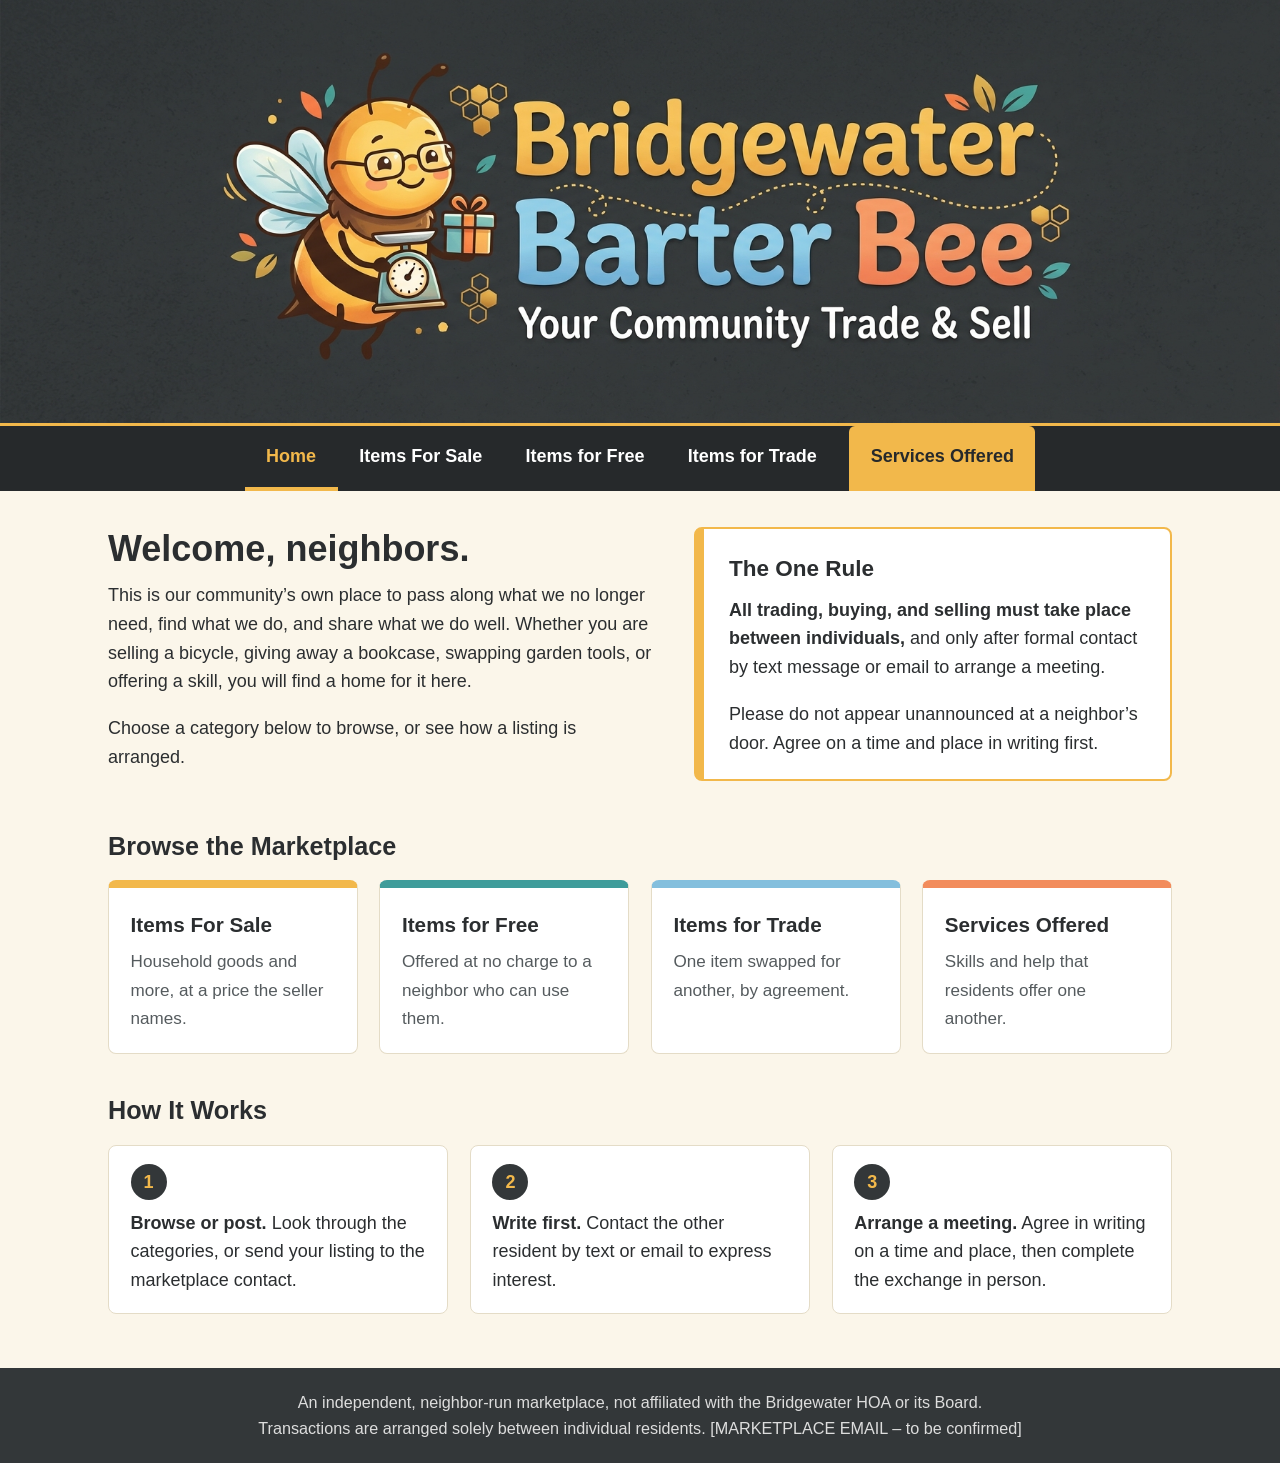
<file: index.html>
<!DOCTYPE html>
<html lang="en">
<head>
<meta charset="utf-8">
<meta name="viewport" content="width=device-width, initial-scale=1">
<title>Home | Bridgewater Barter Bee</title>
<link rel="stylesheet" href="styles.css">
</head>
<body>
<header class="banner"><a href="index.html"><img src="images/banner.jpg" alt="Bridgewater Barter Bee – Your Community Trade &amp; Sell"></a></header>
<nav class="nav" aria-label="Main"><ul><li><a href="index.html" aria-current="page">Home</a></li><li><a href="for-sale.html">Items For Sale</a></li><li><a href="free.html">Items for Free</a></li><li><a href="trade.html">Items for Trade</a></li><li><a href="services.html">Services Offered</a></li></ul></nav>
<main>
<div class="intro">
<div>
<h1>Welcome, neighbors.</h1>
<p>This is our community’s own place to pass along what we no longer need, find what we do, and share what we do well. Whether you are selling a bicycle, giving away a bookcase, swapping garden tools, or offering a skill, you will find a home for it here.</p>
<p>Choose a category below to browse, or see how a listing is arranged.</p>
</div>
<div class="rule">
<h2>The One Rule</h2>
<p><strong>All trading, buying, and selling must take place between individuals,</strong> and only after formal contact by text message or email to arrange a meeting.</p>
<p>Please do not appear unannounced at a neighbor’s door. Agree on a time and place in writing first.</p>
</div>
</div>
<h2>Browse the Marketplace</h2>
<div class="grid tiles">
<a class="tile" href="for-sale.html"><strong>Items For Sale</strong><span>Household goods and more, at a price the seller names.</span></a>
<a class="tile teal" href="free.html"><strong>Items for Free</strong><span>Offered at no charge to a neighbor who can use them.</span></a>
<a class="tile blue" href="trade.html"><strong>Items for Trade</strong><span>One item swapped for another, by agreement.</span></a>
<a class="tile coral" href="services.html"><strong>Services Offered</strong><span>Skills and help that residents offer one another.</span></a>
</div>
<h2>How It Works</h2>
<ol class="steps">
<li><strong>Browse or post.</strong> Look through the categories, or send your listing to the marketplace contact.</li>
<li><strong>Write first.</strong> Contact the other resident by text or email to express interest.</li>
<li><strong>Arrange a meeting.</strong> Agree in writing on a time and place, then complete the exchange in person.</li>
</ol>
</main>
<footer>An independent, neighbor-run marketplace, not affiliated with the Bridgewater HOA or its Board.<br>Transactions are arranged solely between individual residents. [MARKETPLACE EMAIL – to be confirmed]</footer>
</body>
</html>
</file>
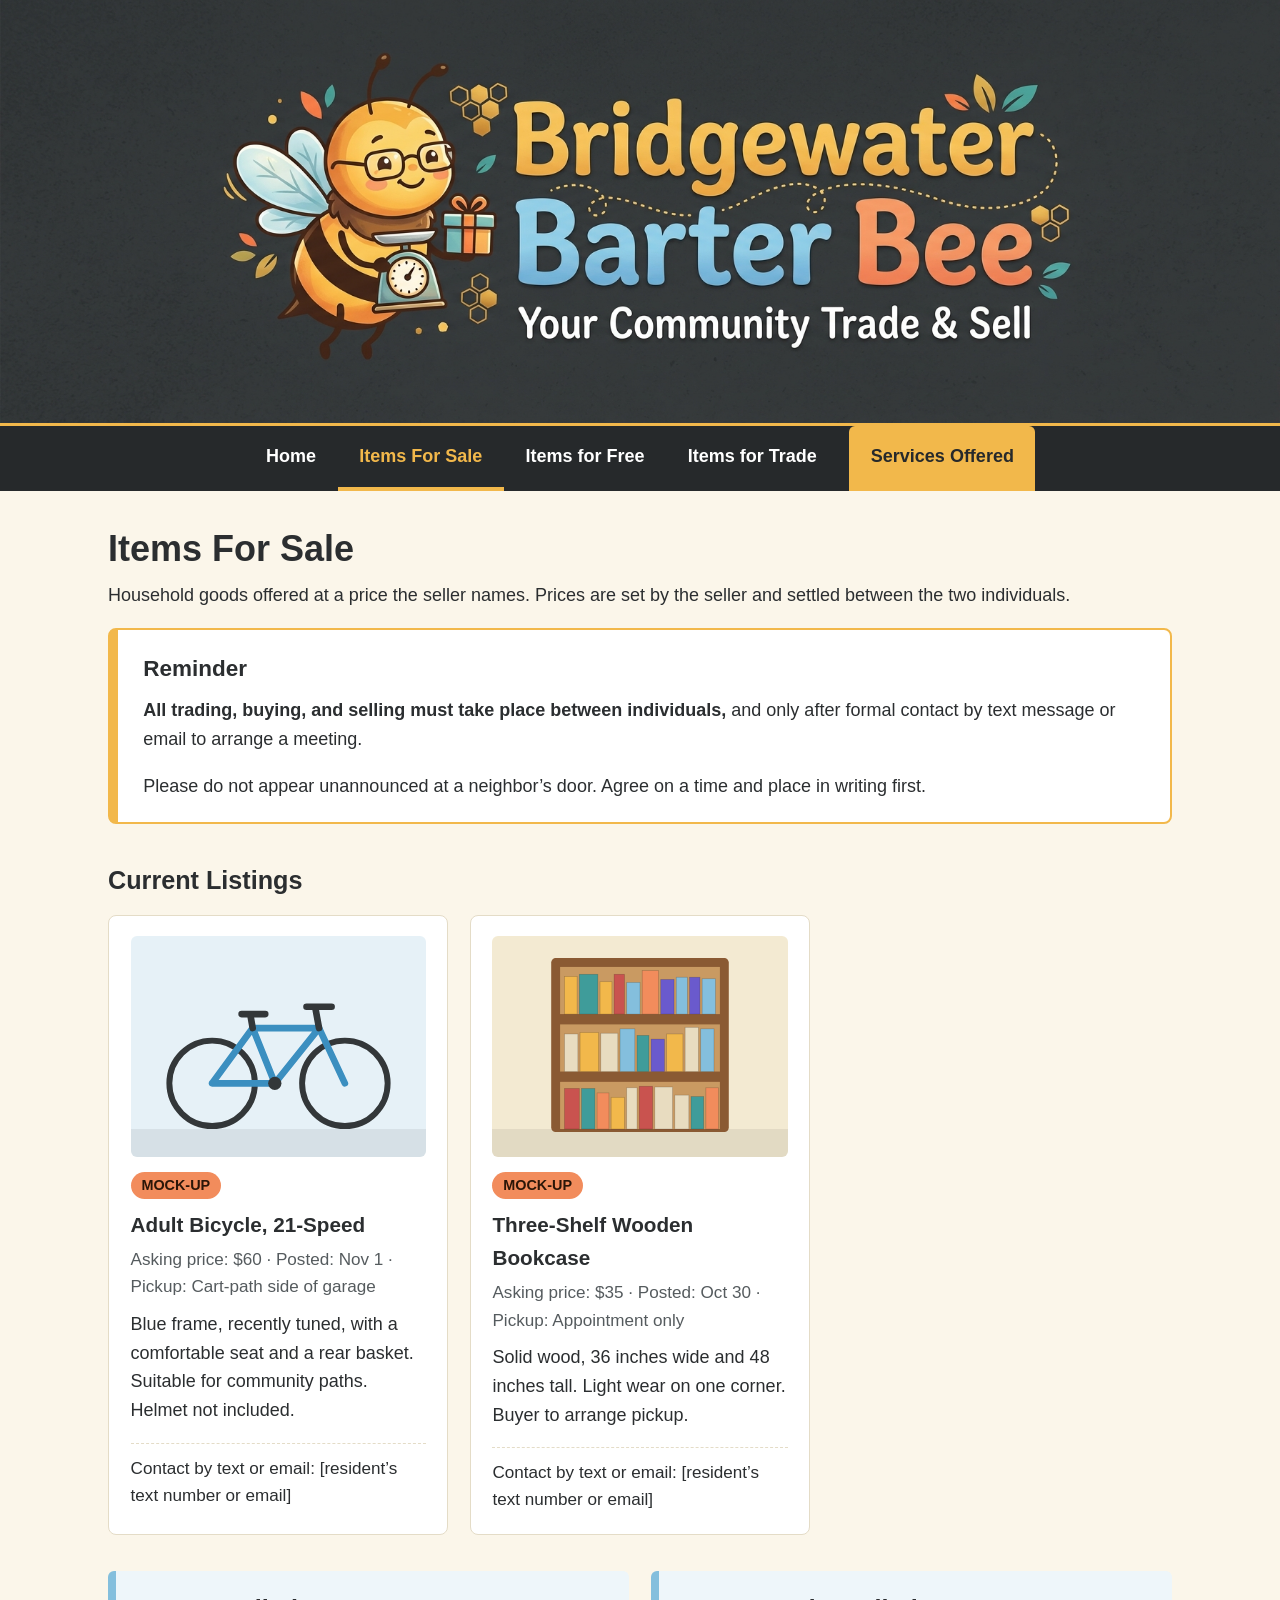
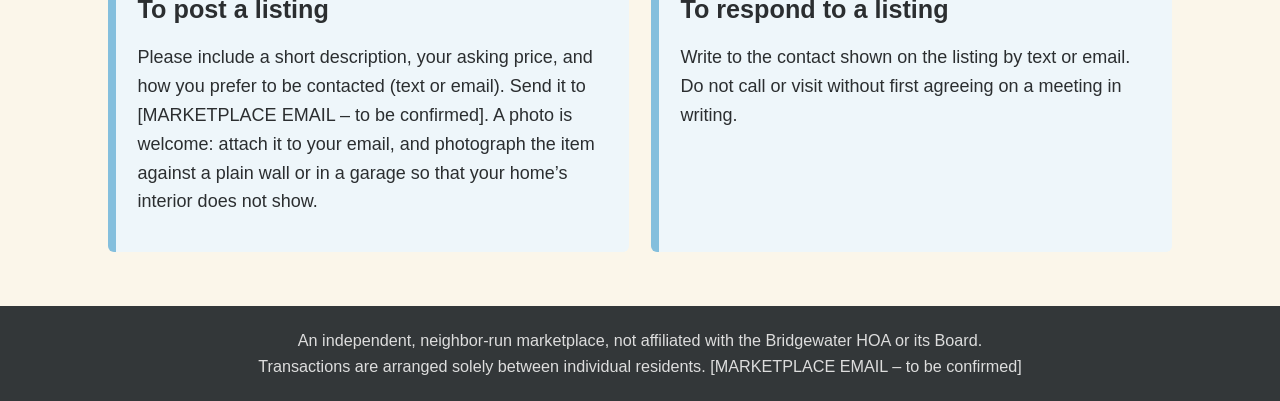
<file: for-sale.html>
<!DOCTYPE html>
<html lang="en">
<head>
<meta charset="utf-8">
<meta name="viewport" content="width=device-width, initial-scale=1">
<title>Items For Sale | Bridgewater Barter Bee</title>
<link rel="stylesheet" href="styles.css">
</head>
<body>
<header class="banner"><a href="index.html"><img src="images/banner.jpg" alt="Bridgewater Barter Bee – Your Community Trade &amp; Sell"></a></header>
<nav class="nav" aria-label="Main"><ul><li><a href="index.html">Home</a></li><li><a href="for-sale.html" aria-current="page">Items For Sale</a></li><li><a href="free.html">Items for Free</a></li><li><a href="trade.html">Items for Trade</a></li><li><a href="services.html">Services Offered</a></li></ul></nav>
<main>
<h1>Items For Sale</h1>
<p>Household goods offered at a price the seller names. Prices are set by the seller and settled between the two individuals.</p>
<div class="rule">
<h2>Reminder</h2>
<p><strong>All trading, buying, and selling must take place between individuals,</strong> and only after formal contact by text message or email to arrange a meeting.</p>
<p>Please do not appear unannounced at a neighbor’s door. Agree on a time and place in writing first.</p>
</div>
<h2>Current Listings</h2>
<div class="grid">
<!-- Copy this whole <article> block to add a listing. To replace the illustration with a real photo, change the src below. -->
<article class="card">
<img class="photo" src="images/mock-bicycle.svg" alt="Illustration of a blue bicycle">
<span class="badge">MOCK-UP</span>
<h3>Adult Bicycle, 21-Speed</h3>
<div class="meta">Asking price: $60 · Posted: Nov 1 · Pickup: Cart-path side of garage</div>
<p>Blue frame, recently tuned, with a comfortable seat and a rear basket. Suitable for community paths. Helmet not included.</p>
<div class="contact">Contact by text or email: [resident’s text number or email]</div>
</article>
<!-- Copy this whole <article> block to add a listing. To replace the illustration with a real photo, change the src below. -->
<article class="card">
<img class="photo" src="images/mock-bookcase.svg" alt="Illustration of a wooden bookcase full of books">
<span class="badge">MOCK-UP</span>
<h3>Three-Shelf Wooden Bookcase</h3>
<div class="meta">Asking price: $35 · Posted: Oct 30 · Pickup: Appointment only</div>
<p>Solid wood, 36 inches wide and 48 inches tall. Light wear on one corner. Buyer to arrange pickup.</p>
<div class="contact">Contact by text or email: [resident’s text number or email]</div>
</article>
</div>
<div class="howto">
<div class="note"><h2>To post a listing</h2>
<p>Please include a short description, your asking price, and how you prefer to be contacted (text or email). Send it to [MARKETPLACE EMAIL – to be confirmed]. A photo is welcome: attach it to your email, and photograph the item against a plain wall or in a garage so that your home’s interior does not show.</p></div>
<div class="note"><h2>To respond to a listing</h2>
<p>Write to the contact shown on the listing by text or email. Do not call or visit without first agreeing on a meeting in writing.</p></div>
</div>
</main>
<footer>An independent, neighbor-run marketplace, not affiliated with the Bridgewater HOA or its Board.<br>Transactions are arranged solely between individual residents. [MARKETPLACE EMAIL – to be confirmed]</footer>
</body>
</html>
</file>
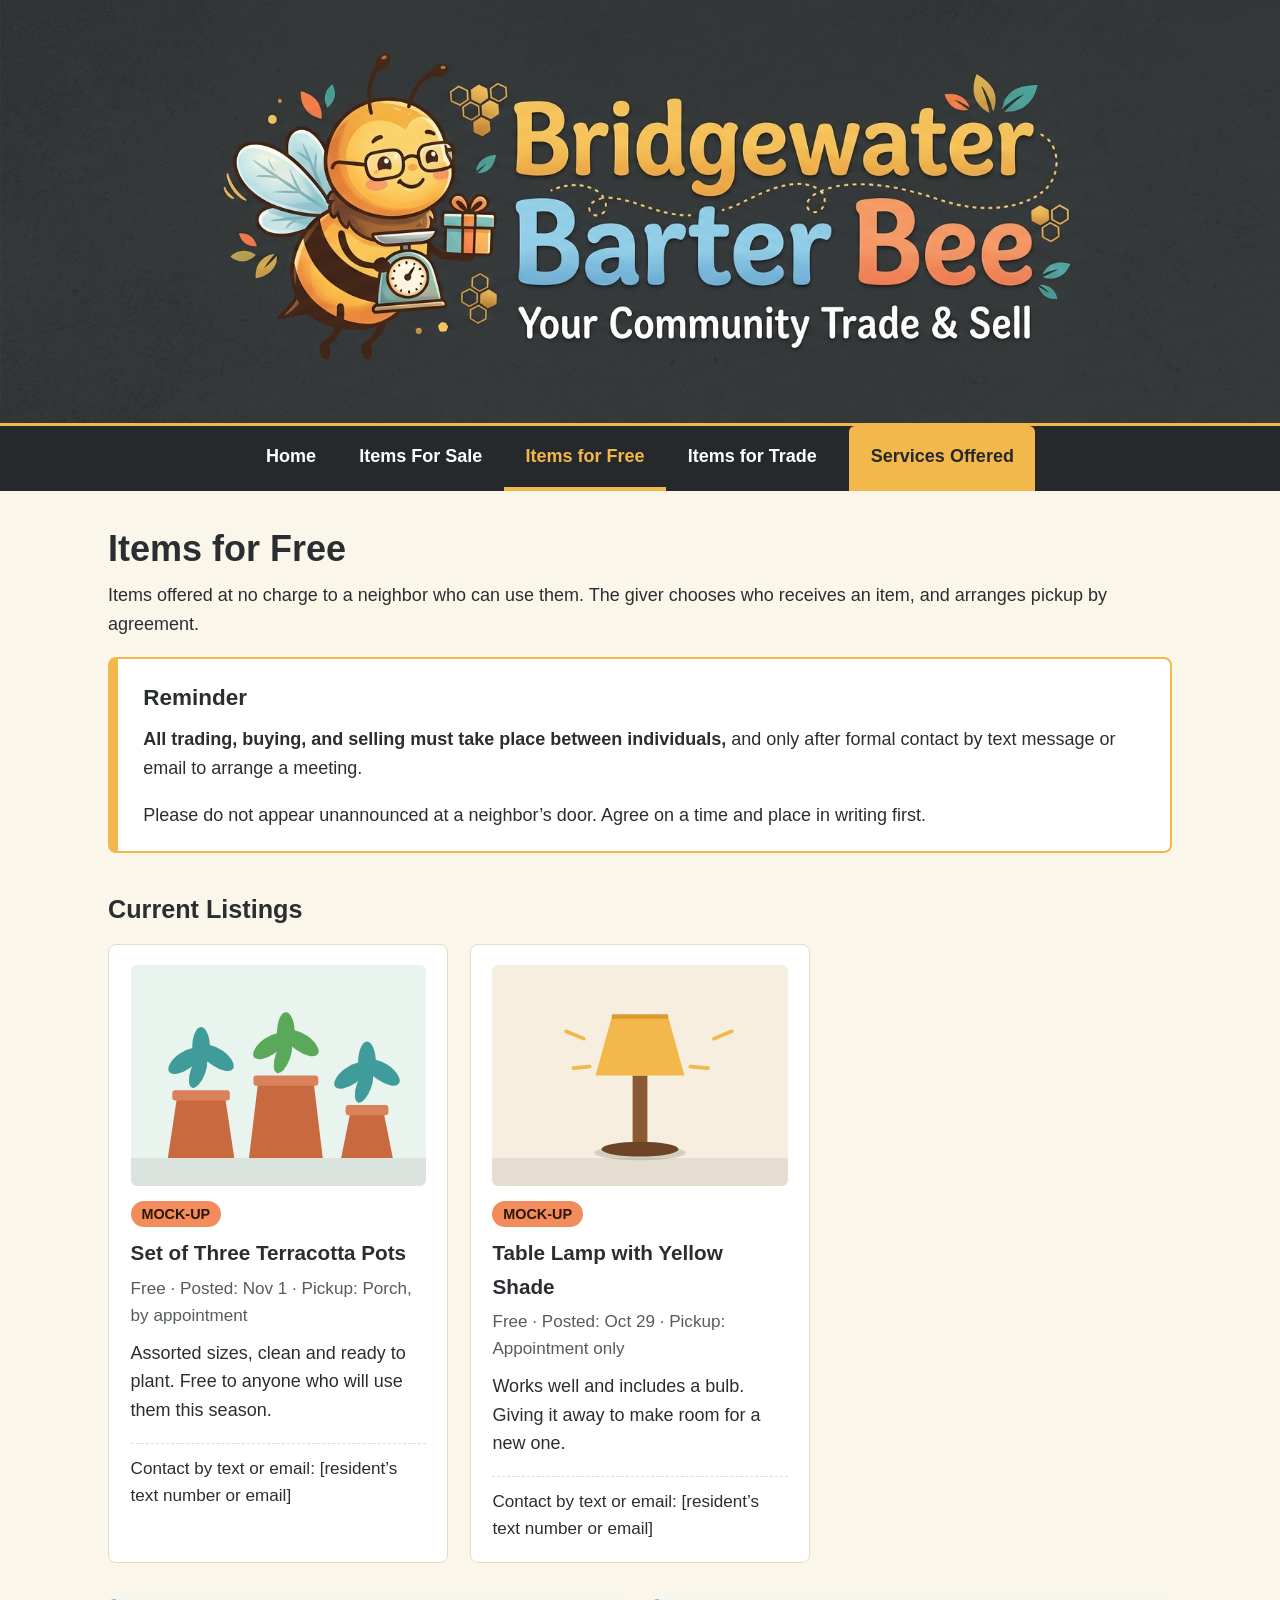
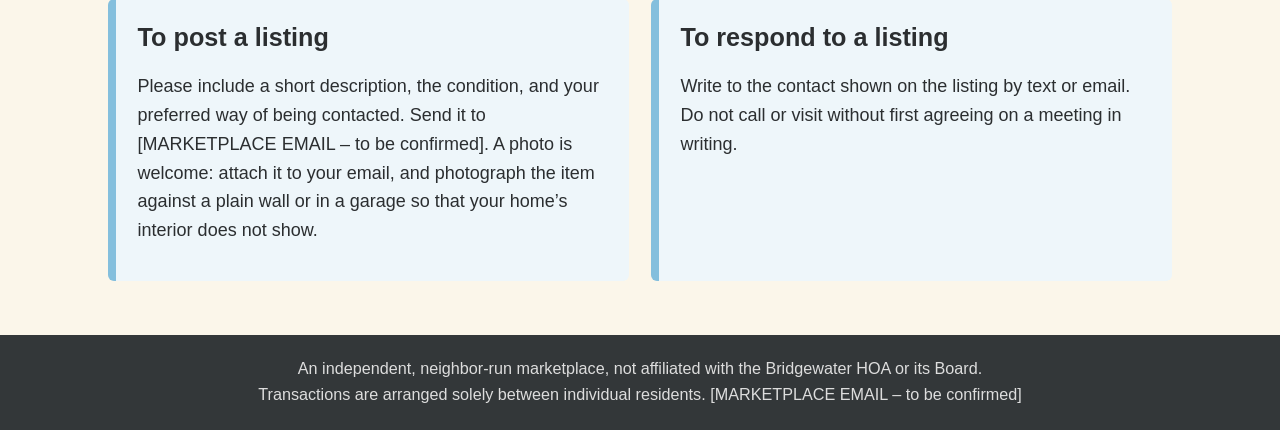
<file: free.html>
<!DOCTYPE html>
<html lang="en">
<head>
<meta charset="utf-8">
<meta name="viewport" content="width=device-width, initial-scale=1">
<title>Items for Free | Bridgewater Barter Bee</title>
<link rel="stylesheet" href="styles.css">
</head>
<body>
<header class="banner"><a href="index.html"><img src="images/banner.jpg" alt="Bridgewater Barter Bee – Your Community Trade &amp; Sell"></a></header>
<nav class="nav" aria-label="Main"><ul><li><a href="index.html">Home</a></li><li><a href="for-sale.html">Items For Sale</a></li><li><a href="free.html" aria-current="page">Items for Free</a></li><li><a href="trade.html">Items for Trade</a></li><li><a href="services.html">Services Offered</a></li></ul></nav>
<main>
<h1>Items for Free</h1>
<p>Items offered at no charge to a neighbor who can use them. The giver chooses who receives an item, and arranges pickup by agreement.</p>
<div class="rule">
<h2>Reminder</h2>
<p><strong>All trading, buying, and selling must take place between individuals,</strong> and only after formal contact by text message or email to arrange a meeting.</p>
<p>Please do not appear unannounced at a neighbor’s door. Agree on a time and place in writing first.</p>
</div>
<h2>Current Listings</h2>
<div class="grid">
<!-- Copy this whole <article> block to add a listing. To replace the illustration with a real photo, change the src below. -->
<article class="card">
<img class="photo" src="images/mock-pots.svg" alt="Illustration of three terracotta flower pots with green plants">
<span class="badge">MOCK-UP</span>
<h3>Set of Three Terracotta Pots</h3>
<div class="meta">Free · Posted: Nov 1 · Pickup: Porch, by appointment</div>
<p>Assorted sizes, clean and ready to plant. Free to anyone who will use them this season.</p>
<div class="contact">Contact by text or email: [resident’s text number or email]</div>
</article>
<!-- Copy this whole <article> block to add a listing. To replace the illustration with a real photo, change the src below. -->
<article class="card">
<img class="photo" src="images/mock-lamp.svg" alt="Illustration of a table lamp with a yellow shade">
<span class="badge">MOCK-UP</span>
<h3>Table Lamp with Yellow Shade</h3>
<div class="meta">Free · Posted: Oct 29 · Pickup: Appointment only</div>
<p>Works well and includes a bulb. Giving it away to make room for a new one.</p>
<div class="contact">Contact by text or email: [resident’s text number or email]</div>
</article>
</div>
<div class="howto">
<div class="note"><h2>To post a listing</h2>
<p>Please include a short description, the condition, and your preferred way of being contacted. Send it to [MARKETPLACE EMAIL – to be confirmed]. A photo is welcome: attach it to your email, and photograph the item against a plain wall or in a garage so that your home’s interior does not show.</p></div>
<div class="note"><h2>To respond to a listing</h2>
<p>Write to the contact shown on the listing by text or email. Do not call or visit without first agreeing on a meeting in writing.</p></div>
</div>
</main>
<footer>An independent, neighbor-run marketplace, not affiliated with the Bridgewater HOA or its Board.<br>Transactions are arranged solely between individual residents. [MARKETPLACE EMAIL – to be confirmed]</footer>
</body>
</html>
</file>
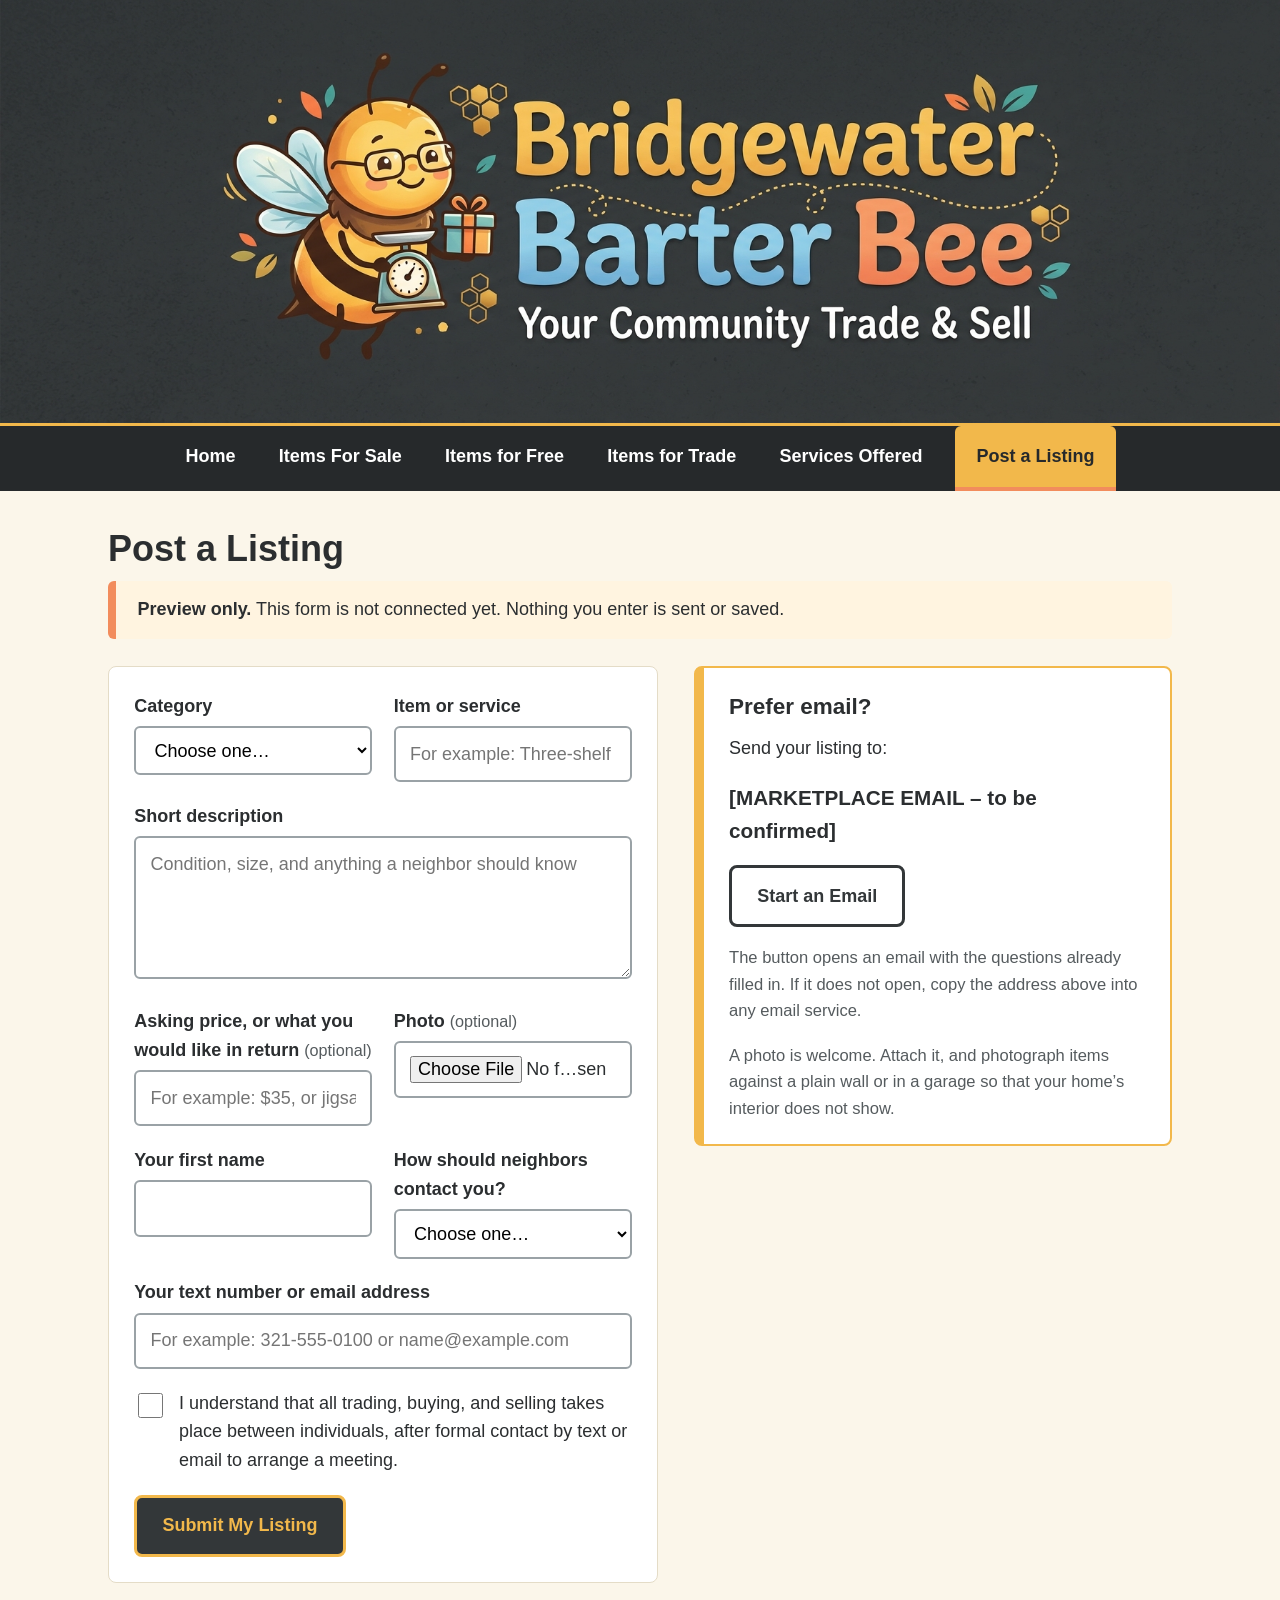
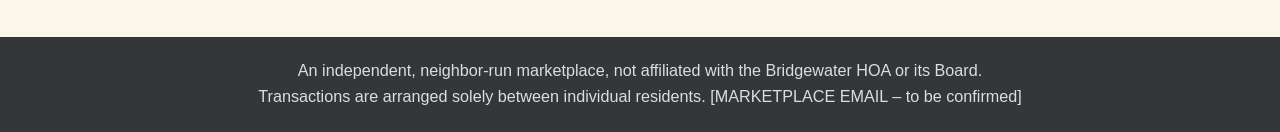
<file: post.html>
<!DOCTYPE html>
<html lang="en">
<head>
<meta charset="utf-8">
<meta name="viewport" content="width=device-width, initial-scale=1">
<title>Post a Listing | Bridgewater Barter Bee</title>
<link rel="stylesheet" href="styles.css">
</head>
<body>
<header class="banner"><a href="index.html"><img src="images/banner.jpg" alt="Bridgewater Barter Bee – Your Community Trade &amp; Sell"></a></header>
<nav class="nav" aria-label="Main"><ul><li><a href="index.html">Home</a></li><li><a href="for-sale.html">Items For Sale</a></li><li><a href="free.html">Items for Free</a></li><li><a href="trade.html">Items for Trade</a></li><li><a href="services.html">Services Offered</a></li><li><a href="post.html" aria-current="page">Post a Listing</a></li></ul></nav>
<main>
<h1>Post a Listing</h1>
<div class="notice" role="note"><strong>Preview only.</strong> This form is not connected yet. Nothing you enter is sent or saved.</div>
<div class="intro">
<form id="postform" class="postform">
<div class="grid2">
<div class="field"><label for="cat">Category</label>
<select id="cat" required><option value="">Choose one…</option><option>Items For Sale</option><option>Items for Free</option><option>Items for Trade</option><option>Services Offered</option></select></div>
<div class="field"><label for="title">Item or service</label><input id="title" type="text" required placeholder="For example: Three-shelf bookcase"></div>
</div>
<div class="field"><label for="desc">Short description</label><textarea id="desc" rows="4" required placeholder="Condition, size, and anything a neighbor should know"></textarea></div>
<div class="grid2">
<div class="field"><label for="price">Asking price, or what you would like in return <span class="opt">(optional)</span></label><input id="price" type="text" placeholder="For example: $35, or jigsaw puzzles"></div>
<div class="field"><label for="photo">Photo <span class="opt">(optional)</span></label><input id="photo" type="file" accept="image/*"></div>
</div>
<div class="grid2">
<div class="field"><label for="name">Your first name</label><input id="name" type="text" required autocomplete="given-name"></div>
<div class="field"><label for="how">How should neighbors contact you?</label>
<select id="how" required><option value="">Choose one…</option><option>Text message</option><option>Email</option></select></div>
</div>
<div class="field"><label for="contact">Your text number or email address</label><input id="contact" type="text" required placeholder="For example: 321-555-0100 or name@example.com"></div>
<div class="field check"><input id="agree" type="checkbox" required><label for="agree">I understand that all trading, buying, and selling takes place between individuals, after formal contact by text or email to arrange a meeting.</label></div>
<button class="button" type="submit">Submit My Listing</button>
<p id="preview-result" class="result" role="status" hidden><strong>Preview only:</strong> nothing was sent. At launch, this button will deliver your listing to the marketplace moderator.</p>
</form>
<aside>
<div class="rule"><h2>Prefer email?</h2>
<p>Send your listing to:</p>
<p class="addr">[MARKETPLACE EMAIL – to be confirmed]</p>
<p><a class="button alt" href="mailto:?subject=Barter%20Bee%20listing&amp;body=Category%3A%20%0AItem%20or%20service%3A%20%0AShort%20description%3A%20%0AAsking%20price%20or%20what%20you%20would%20like%20in%20return%3A%20%0AYour%20first%20name%3A%20%0AHow%20neighbors%20should%20contact%20you%3A%20">Start an Email</a></p>
<p class="small">The button opens an email with the questions already filled in. If it does not open, copy the address above into any email service.</p>
<p class="small">A photo is welcome. Attach it, and photograph items against a plain wall or in a garage so that your home’s interior does not show.</p>
</div>
</aside>
</div>
<script>
document.getElementById("postform").addEventListener("submit",function(e){e.preventDefault();var r=document.getElementById("preview-result");r.hidden=false;r.scrollIntoView({behavior:"smooth",block:"center"});});
</script>
</main>
<footer>An independent, neighbor-run marketplace, not affiliated with the Bridgewater HOA or its Board.<br>Transactions are arranged solely between individual residents. [MARKETPLACE EMAIL – to be confirmed]</footer>
</body>
</html>
</file>
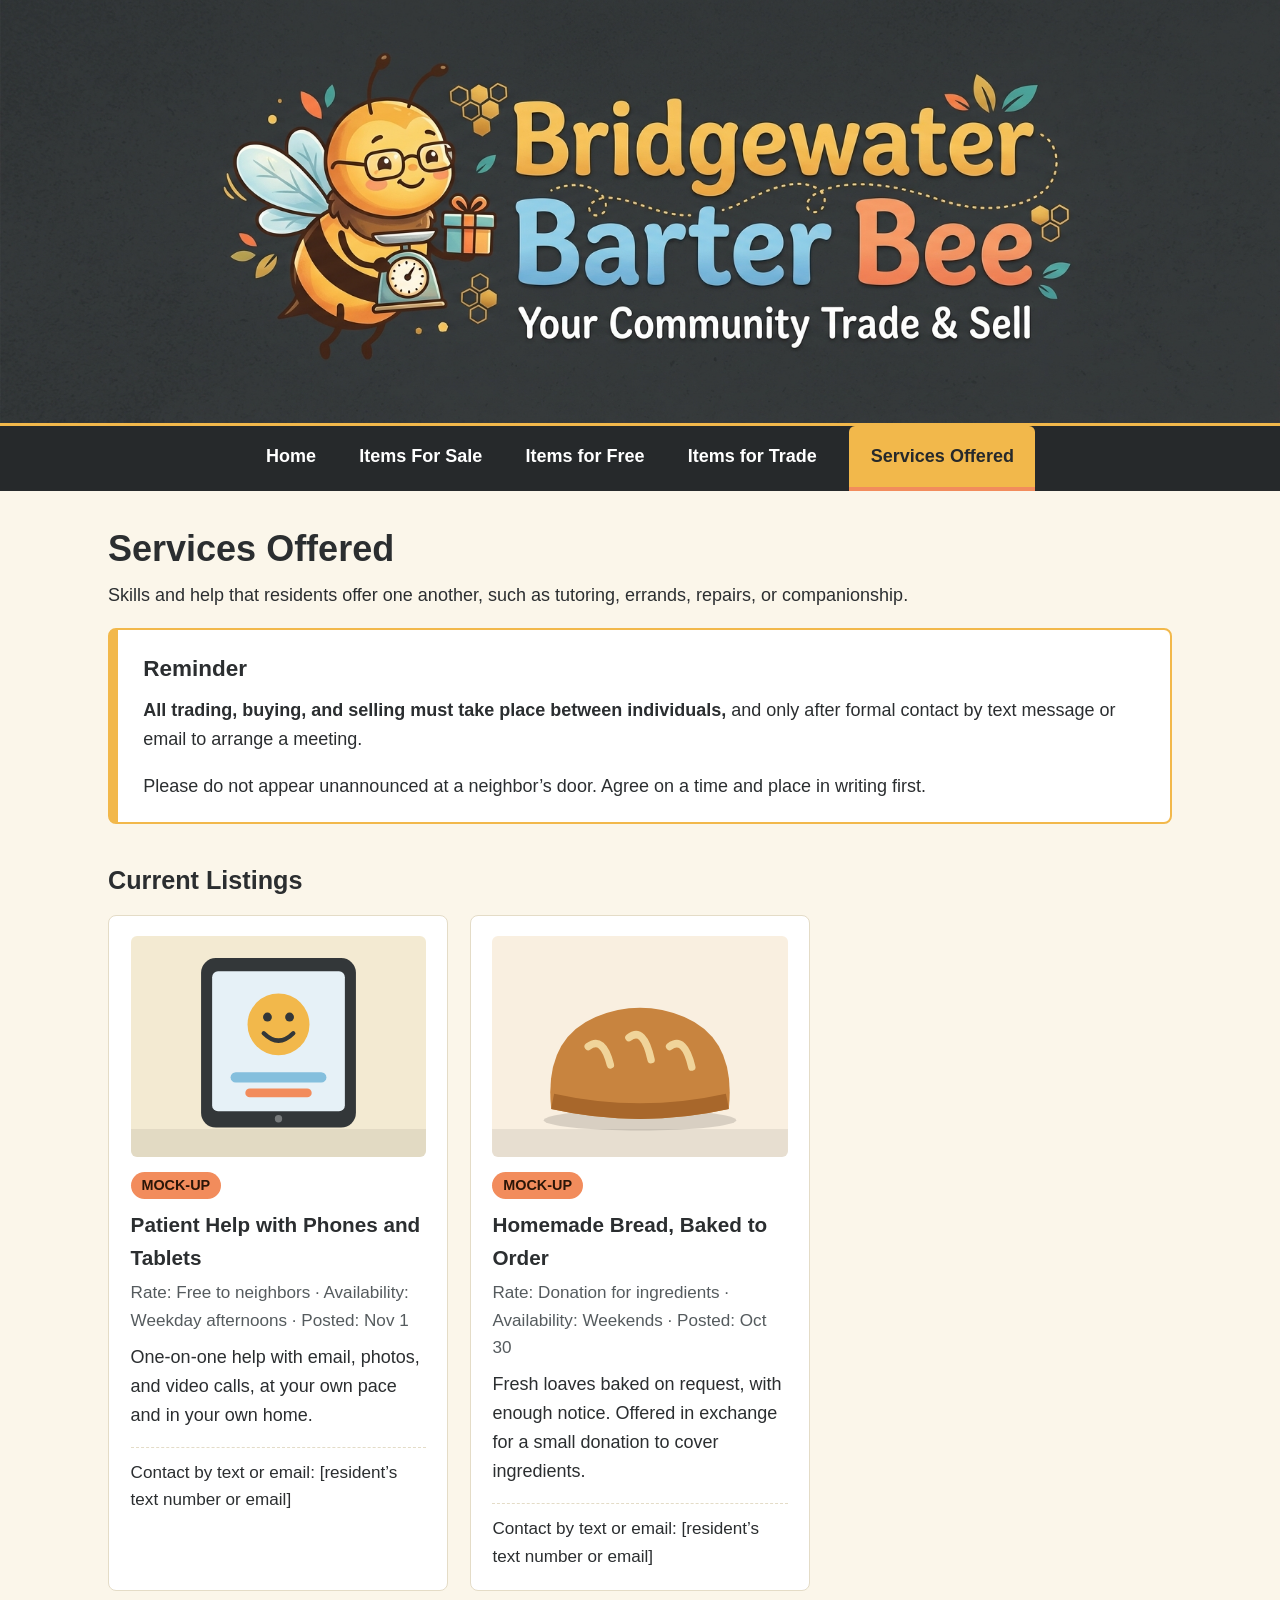
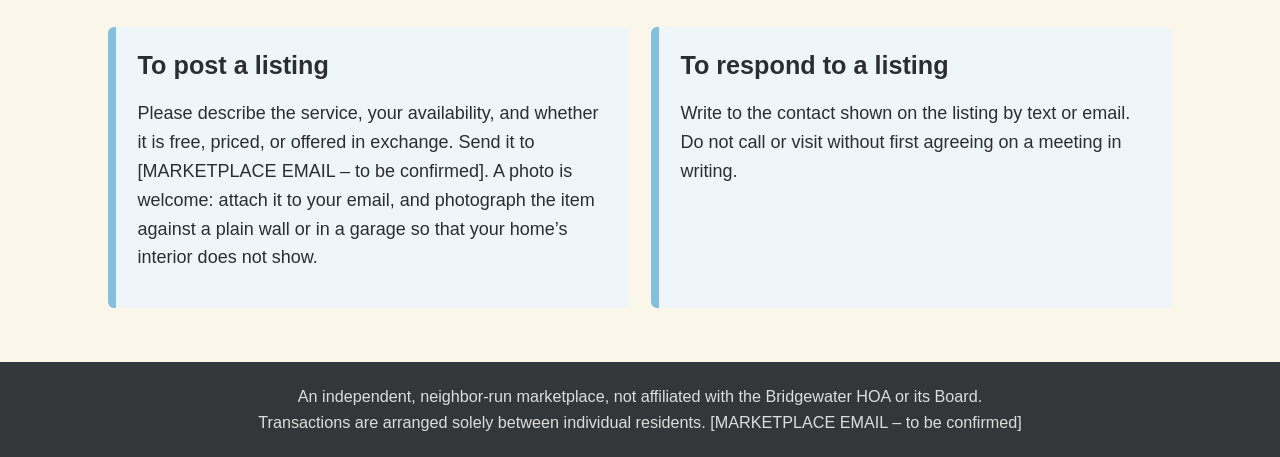
<file: services.html>
<!DOCTYPE html>
<html lang="en">
<head>
<meta charset="utf-8">
<meta name="viewport" content="width=device-width, initial-scale=1">
<title>Services Offered | Bridgewater Barter Bee</title>
<link rel="stylesheet" href="styles.css">
</head>
<body>
<header class="banner"><a href="index.html"><img src="images/banner.jpg" alt="Bridgewater Barter Bee – Your Community Trade &amp; Sell"></a></header>
<nav class="nav" aria-label="Main"><ul><li><a href="index.html">Home</a></li><li><a href="for-sale.html">Items For Sale</a></li><li><a href="free.html">Items for Free</a></li><li><a href="trade.html">Items for Trade</a></li><li><a href="services.html" aria-current="page">Services Offered</a></li></ul></nav>
<main>
<h1>Services Offered</h1>
<p>Skills and help that residents offer one another, such as tutoring, errands, repairs, or companionship.</p>
<div class="rule">
<h2>Reminder</h2>
<p><strong>All trading, buying, and selling must take place between individuals,</strong> and only after formal contact by text message or email to arrange a meeting.</p>
<p>Please do not appear unannounced at a neighbor’s door. Agree on a time and place in writing first.</p>
</div>
<h2>Current Listings</h2>
<div class="grid">
<!-- Copy this whole <article> block to add a listing. To replace the illustration with a real photo, change the src below. -->
<article class="card">
<img class="photo" src="images/mock-tech.svg" alt="Illustration of a tablet showing a smiling face">
<span class="badge">MOCK-UP</span>
<h3>Patient Help with Phones and Tablets</h3>
<div class="meta">Rate: Free to neighbors · Availability: Weekday afternoons · Posted: Nov 1</div>
<p>One-on-one help with email, photos, and video calls, at your own pace and in your own home.</p>
<div class="contact">Contact by text or email: [resident’s text number or email]</div>
</article>
<!-- Copy this whole <article> block to add a listing. To replace the illustration with a real photo, change the src below. -->
<article class="card">
<img class="photo" src="images/mock-bread.svg" alt="Illustration of a loaf of freshly baked bread">
<span class="badge">MOCK-UP</span>
<h3>Homemade Bread, Baked to Order</h3>
<div class="meta">Rate: Donation for ingredients · Availability: Weekends · Posted: Oct 30</div>
<p>Fresh loaves baked on request, with enough notice. Offered in exchange for a small donation to cover ingredients.</p>
<div class="contact">Contact by text or email: [resident’s text number or email]</div>
</article>
</div>
<div class="howto">
<div class="note"><h2>To post a listing</h2>
<p>Please describe the service, your availability, and whether it is free, priced, or offered in exchange. Send it to [MARKETPLACE EMAIL – to be confirmed]. A photo is welcome: attach it to your email, and photograph the item against a plain wall or in a garage so that your home’s interior does not show.</p></div>
<div class="note"><h2>To respond to a listing</h2>
<p>Write to the contact shown on the listing by text or email. Do not call or visit without first agreeing on a meeting in writing.</p></div>
</div>
</main>
<footer>An independent, neighbor-run marketplace, not affiliated with the Bridgewater HOA or its Board.<br>Transactions are arranged solely between individual residents. [MARKETPLACE EMAIL – to be confirmed]</footer>
</body>
</html>
</file>
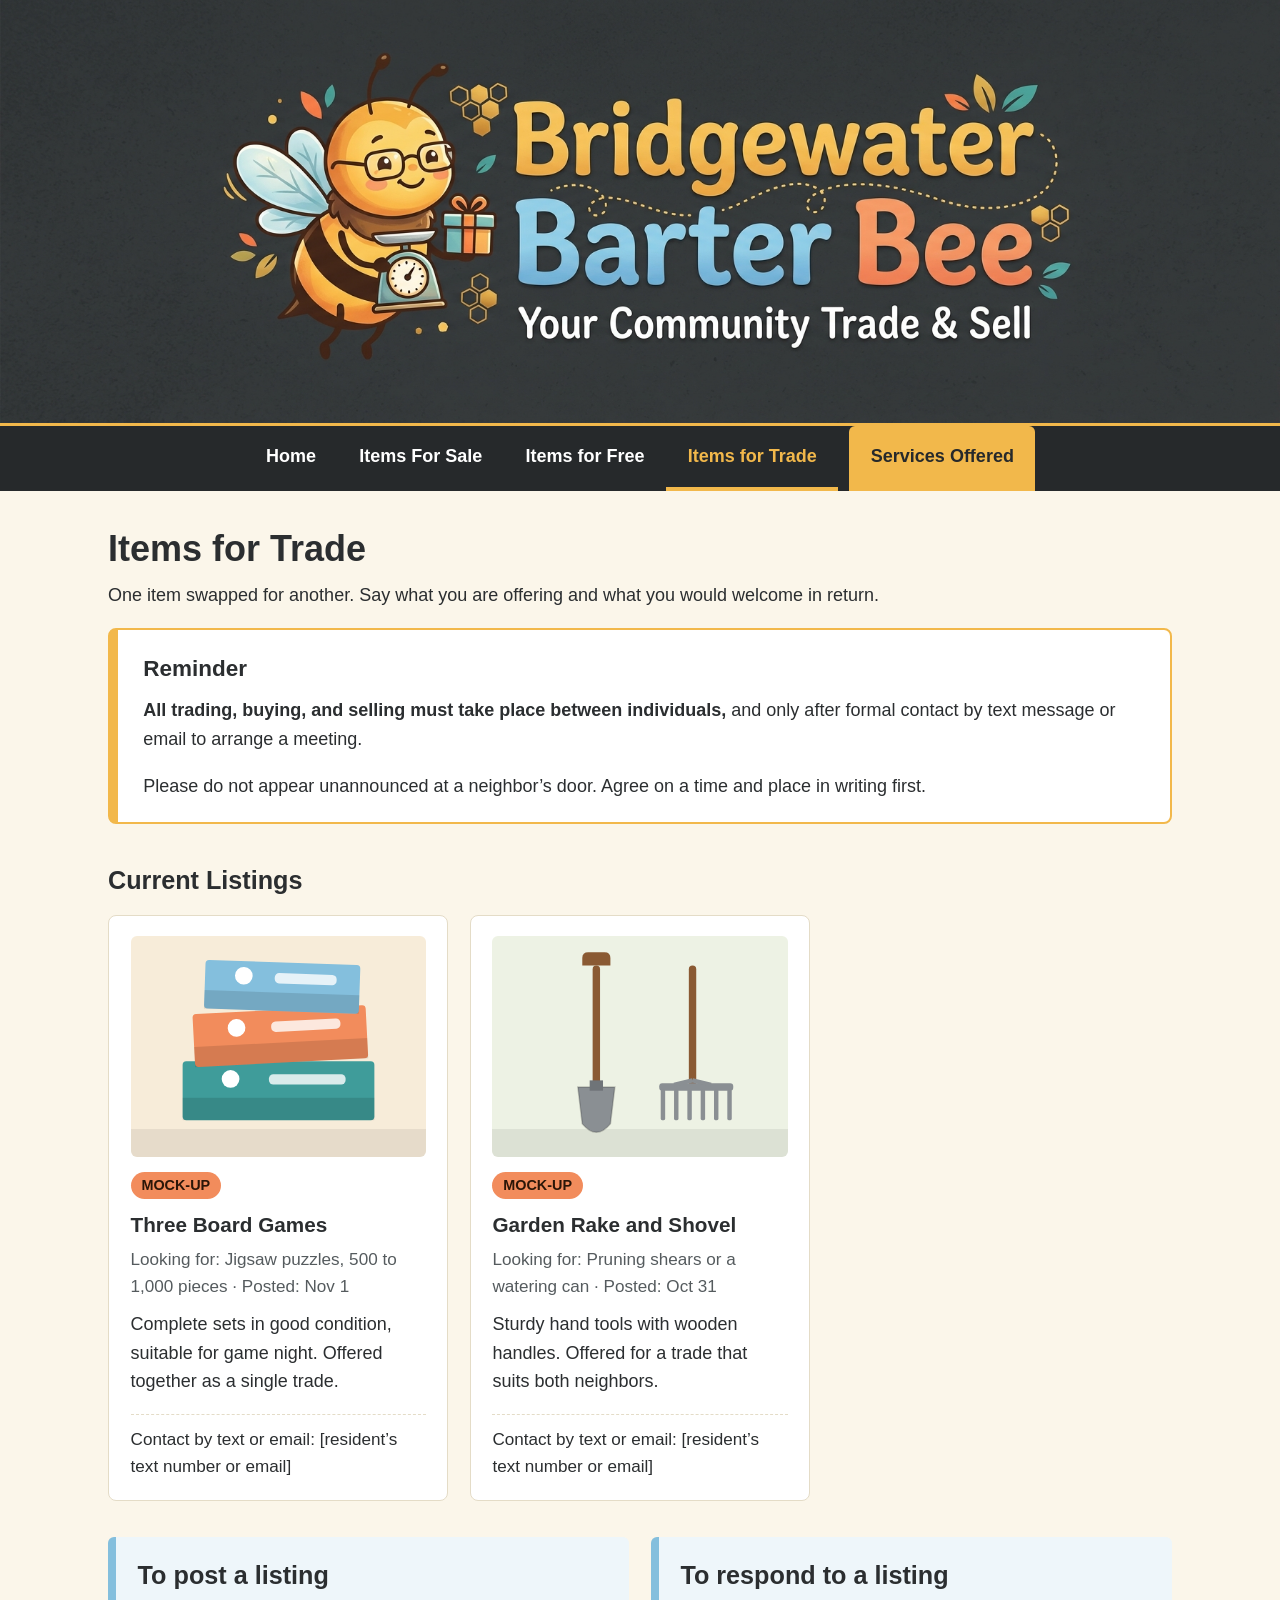
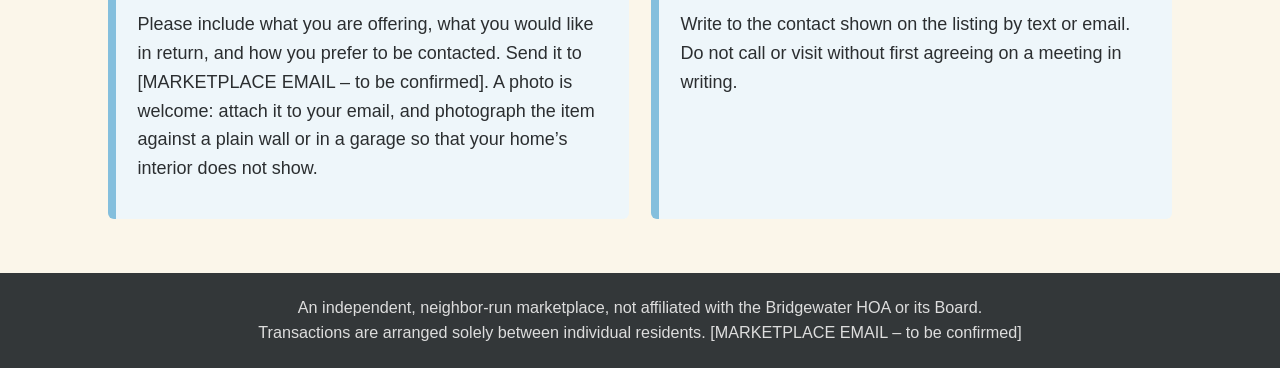
<file: trade.html>
<!DOCTYPE html>
<html lang="en">
<head>
<meta charset="utf-8">
<meta name="viewport" content="width=device-width, initial-scale=1">
<title>Items for Trade | Bridgewater Barter Bee</title>
<link rel="stylesheet" href="styles.css">
</head>
<body>
<header class="banner"><a href="index.html"><img src="images/banner.jpg" alt="Bridgewater Barter Bee – Your Community Trade &amp; Sell"></a></header>
<nav class="nav" aria-label="Main"><ul><li><a href="index.html">Home</a></li><li><a href="for-sale.html">Items For Sale</a></li><li><a href="free.html">Items for Free</a></li><li><a href="trade.html" aria-current="page">Items for Trade</a></li><li><a href="services.html">Services Offered</a></li></ul></nav>
<main>
<h1>Items for Trade</h1>
<p>One item swapped for another. Say what you are offering and what you would welcome in return.</p>
<div class="rule">
<h2>Reminder</h2>
<p><strong>All trading, buying, and selling must take place between individuals,</strong> and only after formal contact by text message or email to arrange a meeting.</p>
<p>Please do not appear unannounced at a neighbor’s door. Agree on a time and place in writing first.</p>
</div>
<h2>Current Listings</h2>
<div class="grid">
<!-- Copy this whole <article> block to add a listing. To replace the illustration with a real photo, change the src below. -->
<article class="card">
<img class="photo" src="images/mock-games.svg" alt="Illustration of a stack of three board game boxes">
<span class="badge">MOCK-UP</span>
<h3>Three Board Games</h3>
<div class="meta">Looking for: Jigsaw puzzles, 500 to 1,000 pieces · Posted: Nov 1</div>
<p>Complete sets in good condition, suitable for game night. Offered together as a single trade.</p>
<div class="contact">Contact by text or email: [resident’s text number or email]</div>
</article>
<!-- Copy this whole <article> block to add a listing. To replace the illustration with a real photo, change the src below. -->
<article class="card">
<img class="photo" src="images/mock-tools.svg" alt="Illustration of a garden rake and shovel">
<span class="badge">MOCK-UP</span>
<h3>Garden Rake and Shovel</h3>
<div class="meta">Looking for: Pruning shears or a watering can · Posted: Oct 31</div>
<p>Sturdy hand tools with wooden handles. Offered for a trade that suits both neighbors.</p>
<div class="contact">Contact by text or email: [resident’s text number or email]</div>
</article>
</div>
<div class="howto">
<div class="note"><h2>To post a listing</h2>
<p>Please include what you are offering, what you would like in return, and how you prefer to be contacted. Send it to [MARKETPLACE EMAIL – to be confirmed]. A photo is welcome: attach it to your email, and photograph the item against a plain wall or in a garage so that your home’s interior does not show.</p></div>
<div class="note"><h2>To respond to a listing</h2>
<p>Write to the contact shown on the listing by text or email. Do not call or visit without first agreeing on a meeting in writing.</p></div>
</div>
</main>
<footer>An independent, neighbor-run marketplace, not affiliated with the Bridgewater HOA or its Board.<br>Transactions are arranged solely between individual residents. [MARKETPLACE EMAIL – to be confirmed]</footer>
</body>
</html>
</file>
<file: styles.css>
:root{
  --charcoal:#333739; --charcoal-deep:#26292b;
  --gold:#f2b84b; --blue:#84bfdd; --coral:#f28c5c; --teal:#3f9c9a;
  --cream:#fbf6ea; --card:#ffffff; --ink:#2b2e30; --muted:#555b5e; --line:#e4dcc7;
}
*{box-sizing:border-box}
html{font-size:112.5%} /* 18px base for comfortable reading */
body{margin:0;background:var(--cream);color:var(--ink);font-family:"Trebuchet MS","Segoe UI",Verdana,sans-serif;line-height:1.6}
a{color:#14587a}
a:focus-visible,button:focus-visible{outline:3px solid var(--coral);outline-offset:3px}

/* Banner */
.banner{background:var(--charcoal)}
.banner img{display:block;width:100%;max-width:1400px;height:auto;margin:0 auto}

/* Navigation */
.nav{background:var(--charcoal-deep);border-top:3px solid var(--gold);position:sticky;top:0;z-index:10}
.nav ul{list-style:none;margin:0 auto;padding:0;max-width:1100px;display:flex;flex-wrap:wrap;justify-content:center}
.nav a{display:block;padding:.9rem 1.2rem;color:#fff;text-decoration:none;font-weight:700;border-bottom:4px solid transparent}
.nav a:hover{background:#3b4043}
.nav a[aria-current="page"]{border-bottom-color:var(--gold);color:var(--gold)}
.nav li:nth-child(3) a:hover{border-bottom-color:var(--blue)}
.nav li:nth-child(4) a:hover{border-bottom-color:var(--coral)}
.nav li:nth-child(5) a:hover{border-bottom-color:var(--teal)}

main{max-width:1100px;margin:0 auto;padding:2rem 1rem 3rem}
h1{font-size:2rem;line-height:1.2;margin:0 0 .6rem}
h2{font-size:1.4rem;margin:2rem 0 .8rem}
p{margin:0 0 1rem}

/* Two-column intro: text beside the rule panel */
.intro{display:grid;grid-template-columns:1.15fr 1fr;gap:2rem;align-items:start}
.rule{background:#fff;border:2px solid var(--gold);border-left:10px solid var(--gold);border-radius:8px;padding:1.2rem 1.4rem}
.rule h2{margin:0 0 .5rem;font-size:1.25rem}
.rule p:last-child{margin-bottom:0}

/* Tiles and cards */
.grid{display:grid;gap:1.2rem;grid-template-columns:repeat(auto-fill,minmax(250px,1fr))}
.tiles{grid-template-columns:repeat(4,1fr)}
.tile{display:block;text-decoration:none;color:var(--ink);background:var(--card);border:1px solid var(--line);border-top:8px solid var(--gold);border-radius:8px;padding:1.1rem 1.2rem}
.tile:hover{box-shadow:0 4px 14px rgba(0,0,0,.14)}
.tile.blue{border-top-color:var(--blue)} .tile.coral{border-top-color:var(--coral)} .tile.teal{border-top-color:var(--teal)}
.tile strong{display:block;font-size:1.15rem;margin-bottom:.3rem}
.tile span{color:var(--muted);font-size:.95rem}

.steps{display:grid;grid-template-columns:repeat(3,1fr);gap:1.2rem;counter-reset:s;padding:0;list-style:none;margin:0}
.steps li{counter-increment:s;background:var(--card);border:1px solid var(--line);border-radius:8px;padding:1rem 1.2rem}
.steps li::before{content:counter(s);display:block;width:2rem;height:2rem;line-height:2rem;text-align:center;border-radius:50%;background:var(--charcoal);color:var(--gold);font-weight:700;margin-bottom:.5rem}

.card{background:var(--card);border:1px solid var(--line);border-radius:8px;padding:1.1rem 1.2rem}
.card h3{margin:0 0 .3rem;font-size:1.15rem}
.card .meta{color:var(--muted);font-size:.95rem;margin-bottom:.5rem}
.card .contact{border-top:1px dashed var(--line);margin-top:.7rem;padding-top:.6rem;font-size:.95rem}
.badge{display:inline-block;font-size:.8rem;font-weight:700;padding:.1rem .6rem;border-radius:99px;background:var(--coral);color:#2b1608;margin-bottom:.5rem}

.howto{display:grid;grid-template-columns:1fr 1fr;gap:1.2rem;margin-top:2rem}
.note{background:#eef6fa;border-left:8px solid var(--blue);border-radius:6px;padding:1rem 1.2rem}
.note h2{margin-top:0}

footer{background:var(--charcoal);color:#ddd;text-align:center;padding:1.2rem 1rem;font-size:.9rem}
footer a{color:var(--gold)}

@media (max-width:900px){
  .intro,.howto{grid-template-columns:1fr}
  .tiles{grid-template-columns:repeat(2,1fr)}
  .steps{grid-template-columns:1fr}
}
@media (max-width:520px){ .tiles{grid-template-columns:1fr} .nav a{padding:.8rem .8rem} }

/* Listing photos */
.card img.photo{display:block;width:100%;aspect-ratio:4/3;object-fit:cover;border-radius:6px;margin-bottom:.7rem}
.photo-placeholder{aspect-ratio:4/3;display:flex;align-items:center;justify-content:center;background:#f0ead8;border:2px dashed var(--line);border-radius:6px;color:var(--muted);margin-bottom:.7rem;font-size:.95rem}
footer br{display:block}

/* Buttons and posting form */
.button{display:inline-block;background:var(--charcoal);color:var(--gold);font:inherit;font-weight:700;text-decoration:none;padding:.75rem 1.4rem;border:3px solid var(--gold);border-radius:8px;cursor:pointer}
.button:hover{background:var(--charcoal-deep)}
.button.alt{background:#fff;color:var(--charcoal);border-color:var(--charcoal)}
.notice{background:#fff4e0;border-left:8px solid var(--coral);border-radius:6px;padding:.8rem 1.2rem;margin-bottom:1.5rem}
.postform{background:#fff;border:1px solid var(--line);border-radius:8px;padding:1.4rem}
.grid2{display:grid;grid-template-columns:1fr 1fr;gap:1.2rem}
.field{margin-bottom:1.1rem}
.field label{display:block;font-weight:700;margin-bottom:.3rem}
.opt{font-weight:400;color:var(--muted);font-size:.9rem}
.field input[type=text],.field select,.field textarea,.field input[type=file]{width:100%;font:inherit;padding:.65rem .8rem;border:2px solid #9aa2a6;border-radius:6px;background:#fff}
.field input:focus,.field select:focus,.field textarea:focus{outline:3px solid var(--blue);border-color:var(--charcoal)}
.field.check{display:flex;gap:.7rem;align-items:flex-start}
.field.check input{width:1.4rem;height:1.4rem;margin-top:.25rem;flex:none}
.field.check label{font-weight:400;margin:0}
.result{background:#eef6fa;border-left:8px solid var(--blue);border-radius:6px;padding:.8rem 1.2rem;margin-top:1.2rem}
.addr{font-weight:700;font-size:1.15rem;word-break:break-word}
.small{font-size:.92rem;color:var(--muted)}
@media (max-width:900px){.grid2{grid-template-columns:1fr}}

/* Post a Listing tab */
.nav li:last-child a{background:var(--gold);color:var(--charcoal-deep);margin-left:.6rem;border-radius:6px 6px 0 0}
.nav li:last-child a:hover{background:#ffd27a;border-bottom-color:var(--coral)}
.nav li:last-child a[aria-current="page"]{color:var(--charcoal-deep);border-bottom-color:var(--coral)}
</file>
